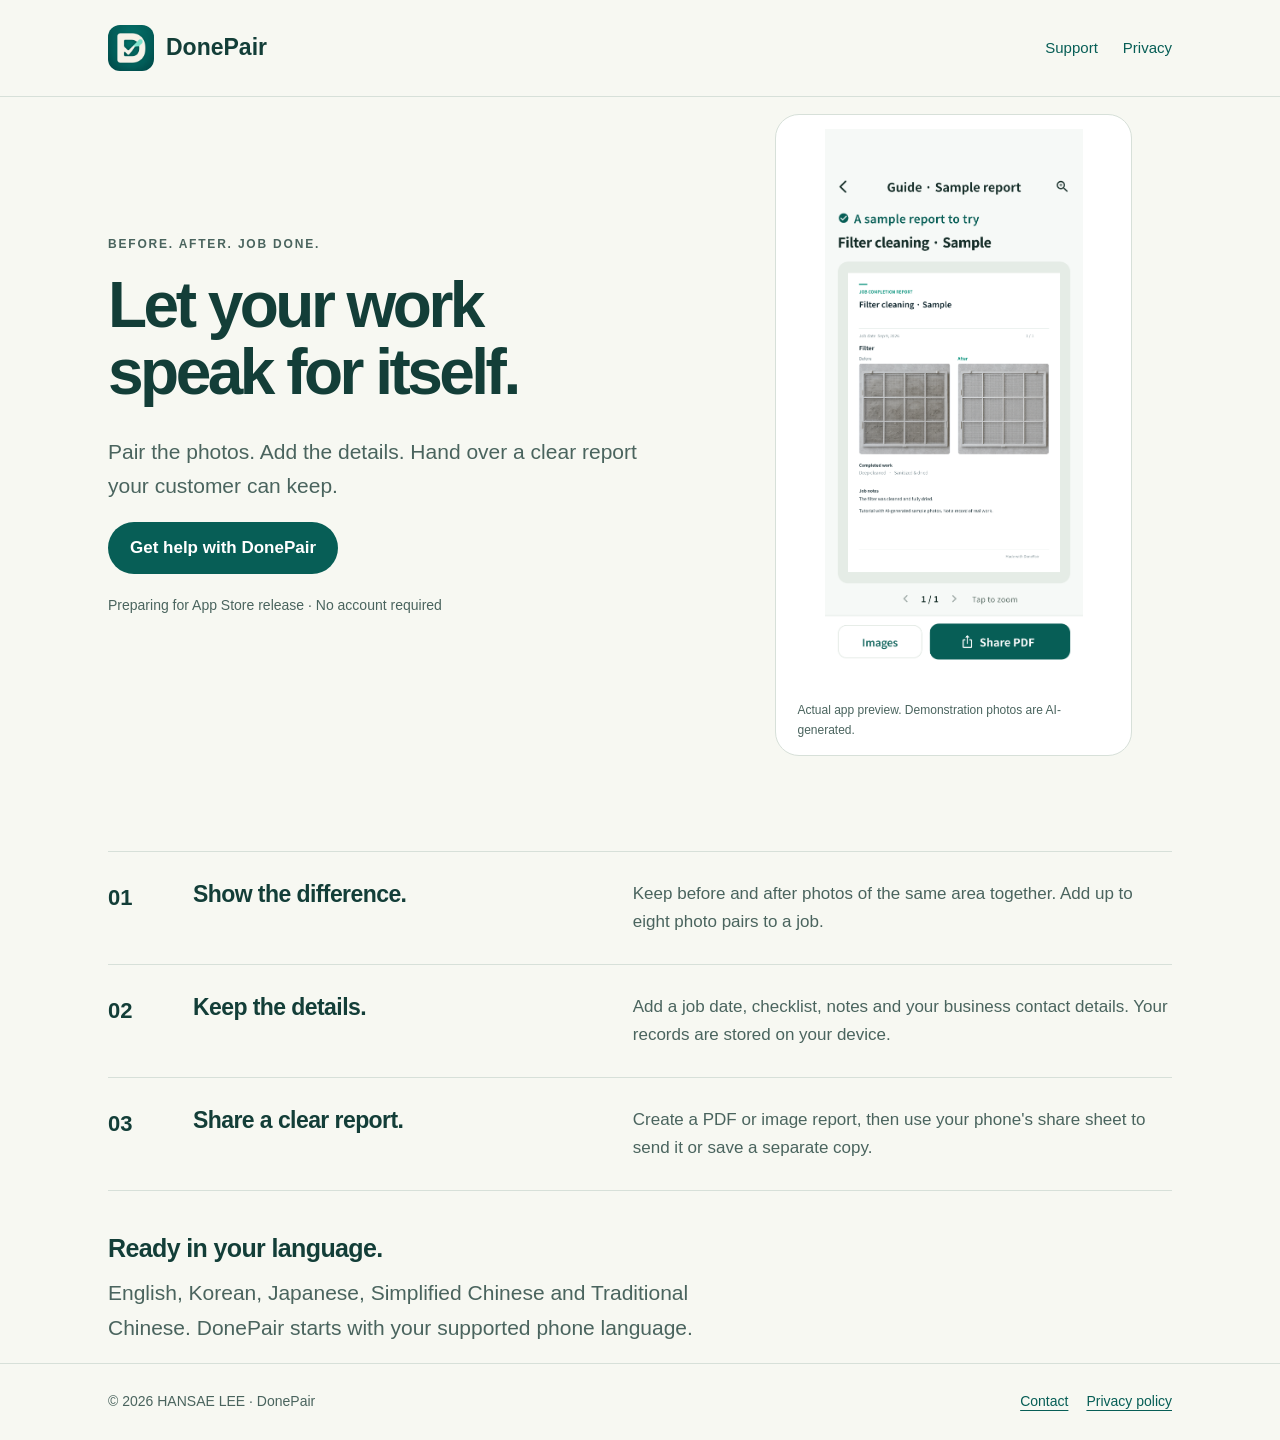
<file: index.html>
<!doctype html>
<html lang="en"><head><meta charset="utf-8"><meta name="viewport" content="width=device-width, initial-scale=1"><meta name="description" content="Capture before and after work photos, add job details, and share a clear PDF or image report with DonePair."><meta name="theme-color" content="#075e56"><title>Before & after job reports · DonePair</title><link rel="icon" href="./app-icon.png"><link rel="stylesheet" href="./style.css"></head><body><header><nav class="wrap" aria-label="Main navigation"><a class="brand" href="./"><img src="./app-icon.png" alt="" width="46" height="46">DonePair</a><div class="links"><a href="./support.html">Support</a><a href="./privacy.html">Privacy</a></div></nav></header><main class="wrap"><section class="hero"><div><div class="eyebrow">Before. After. Job done.</div><h1>Let your work<br>speak for itself.</h1><p class="lead">Pair the photos. Add the details. Hand over a clear report your customer can keep.</p><a class="pill" href="./support.html">Get help with DonePair</a><p class="status">Preparing for App Store release · No account required</p></div><figure class="proof"><img src="./report-preview.png" width="1206" height="2622" alt="DonePair example report showing before and after filter-cleaning photos"><figcaption class="caption">Actual app preview. Demonstration photos are AI-generated.</figcaption></figure></section><section class="steps" aria-label="How DonePair works"><div class="step"><b>01</b><h2>Show the difference.</h2><p>Keep before and after photos of the same area together. Add up to eight photo pairs to a job.</p></div><div class="step"><b>02</b><h2>Keep the details.</h2><p>Add a job date, checklist, notes and your business contact details. Your records are stored on your device.</p></div><div class="step"><b>03</b><h2>Share a clear report.</h2><p>Create a PDF or image report, then use your phone's share sheet to send it or save a separate copy.</p></div></section><section><h2>Ready in your language.</h2><p class="lead">English, Korean, Japanese, Simplified Chinese and Traditional Chinese. DonePair starts with your supported phone language.</p></section></main><footer><div class="wrap"><span>© 2026 HANSAE LEE · DonePair</span><span><a href="mailto:mugy2869@gmail.com">Contact</a><a href="./privacy.html">Privacy policy</a></span></div></footer></body></html>
</file>
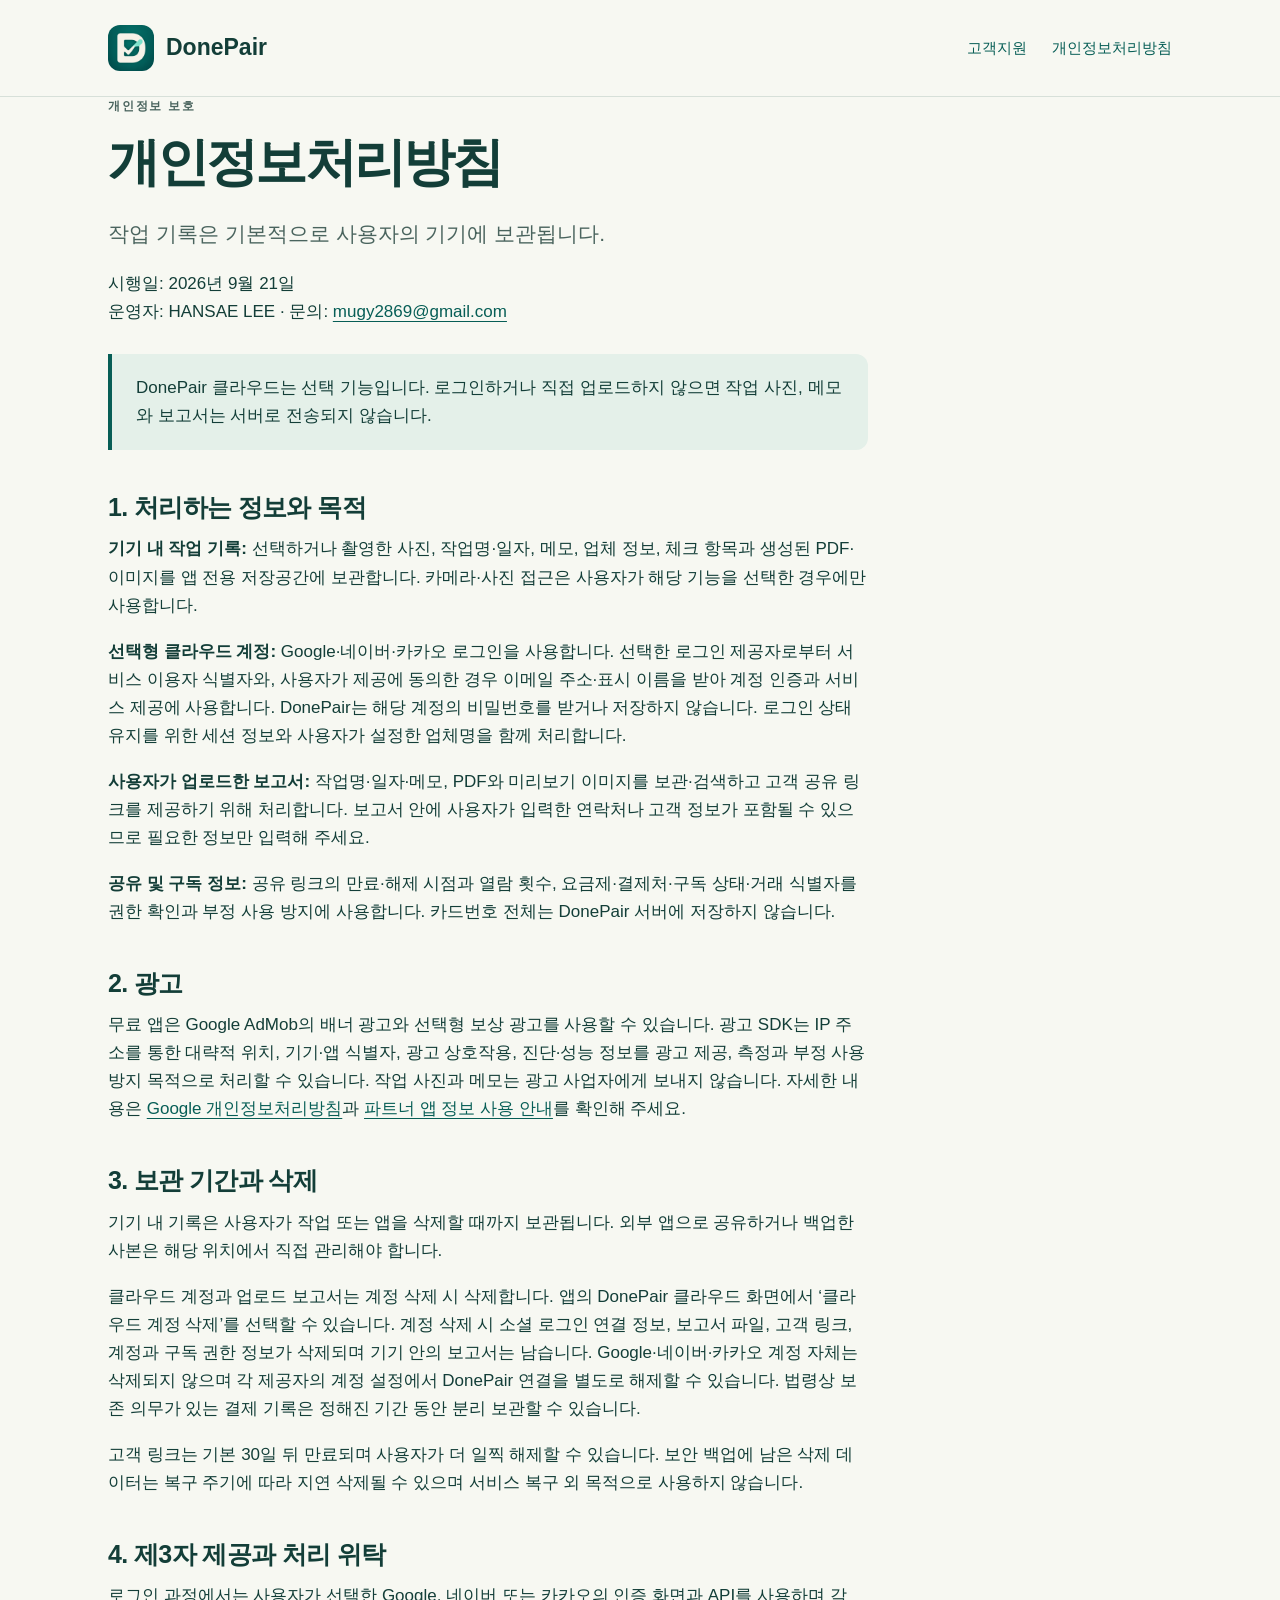
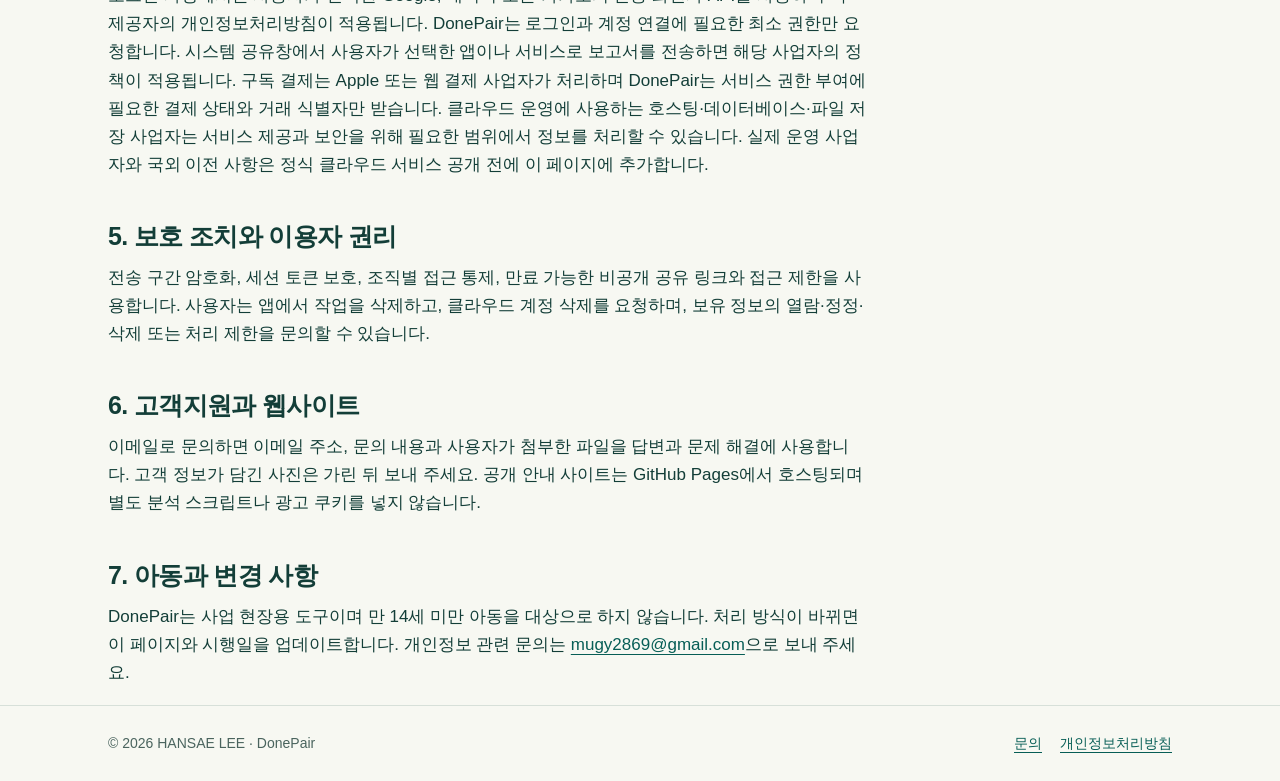
<file: privacy.html>
<!doctype html>
<html lang="ko"><head><meta charset="utf-8"><meta name="viewport" content="width=device-width,initial-scale=1"><meta name="description" content="DonePair 개인정보처리방침"><meta name="theme-color" content="#075e56"><title>개인정보처리방침 · DonePair</title><link rel="icon" href="./app-icon.png"><link rel="stylesheet" href="./style.css"></head><body>
<header><nav class="wrap" aria-label="주요 메뉴"><a class="brand" href="./"><img src="./app-icon.png" alt="" width="46" height="46">DonePair</a><div class="links"><a href="./support.html">고객지원</a><a href="./privacy.html">개인정보처리방침</a></div></nav></header>
<main class="wrap"><article class="legal"><div class="eyebrow">개인정보 보호</div><h1>개인정보처리방침</h1><p class="lead">작업 기록은 기본적으로 사용자의 기기에 보관됩니다.</p><p>시행일: 2026년 9월 21일<br>운영자: HANSAE LEE · 문의: <a href="mailto:mugy2869@gmail.com">mugy2869@gmail.com</a></p>
<div class="notice">DonePair 클라우드는 선택 기능입니다. 로그인하거나 직접 업로드하지 않으면 작업 사진, 메모와 보고서는 서버로 전송되지 않습니다.</div>
<h2>1. 처리하는 정보와 목적</h2><p><strong>기기 내 작업 기록:</strong> 선택하거나 촬영한 사진, 작업명·일자, 메모, 업체 정보, 체크 항목과 생성된 PDF·이미지를 앱 전용 저장공간에 보관합니다. 카메라·사진 접근은 사용자가 해당 기능을 선택한 경우에만 사용합니다.</p><p><strong>선택형 클라우드 계정:</strong> Google·네이버·카카오 로그인을 사용합니다. 선택한 로그인 제공자로부터 서비스 이용자 식별자와, 사용자가 제공에 동의한 경우 이메일 주소·표시 이름을 받아 계정 인증과 서비스 제공에 사용합니다. DonePair는 해당 계정의 비밀번호를 받거나 저장하지 않습니다. 로그인 상태 유지를 위한 세션 정보와 사용자가 설정한 업체명을 함께 처리합니다.</p><p><strong>사용자가 업로드한 보고서:</strong> 작업명·일자·메모, PDF와 미리보기 이미지를 보관·검색하고 고객 공유 링크를 제공하기 위해 처리합니다. 보고서 안에 사용자가 입력한 연락처나 고객 정보가 포함될 수 있으므로 필요한 정보만 입력해 주세요.</p><p><strong>공유 및 구독 정보:</strong> 공유 링크의 만료·해제 시점과 열람 횟수, 요금제·결제처·구독 상태·거래 식별자를 권한 확인과 부정 사용 방지에 사용합니다. 카드번호 전체는 DonePair 서버에 저장하지 않습니다.</p>
<h2>2. 광고</h2><p>무료 앱은 Google AdMob의 배너 광고와 선택형 보상 광고를 사용할 수 있습니다. 광고 SDK는 IP 주소를 통한 대략적 위치, 기기·앱 식별자, 광고 상호작용, 진단·성능 정보를 광고 제공, 측정과 부정 사용 방지 목적으로 처리할 수 있습니다. 작업 사진과 메모는 광고 사업자에게 보내지 않습니다. 자세한 내용은 <a href="https://policies.google.com/privacy">Google 개인정보처리방침</a>과 <a href="https://policies.google.com/technologies/partner-sites">파트너 앱 정보 사용 안내</a>를 확인해 주세요.</p>
<h2>3. 보관 기간과 삭제</h2><p>기기 내 기록은 사용자가 작업 또는 앱을 삭제할 때까지 보관됩니다. 외부 앱으로 공유하거나 백업한 사본은 해당 위치에서 직접 관리해야 합니다.</p><p>클라우드 계정과 업로드 보고서는 계정 삭제 시 삭제합니다. 앱의 DonePair 클라우드 화면에서 ‘클라우드 계정 삭제’를 선택할 수 있습니다. 계정 삭제 시 소셜 로그인 연결 정보, 보고서 파일, 고객 링크, 계정과 구독 권한 정보가 삭제되며 기기 안의 보고서는 남습니다. Google·네이버·카카오 계정 자체는 삭제되지 않으며 각 제공자의 계정 설정에서 DonePair 연결을 별도로 해제할 수 있습니다. 법령상 보존 의무가 있는 결제 기록은 정해진 기간 동안 분리 보관할 수 있습니다.</p><p>고객 링크는 기본 30일 뒤 만료되며 사용자가 더 일찍 해제할 수 있습니다. 보안 백업에 남은 삭제 데이터는 복구 주기에 따라 지연 삭제될 수 있으며 서비스 복구 외 목적으로 사용하지 않습니다.</p>
<h2>4. 제3자 제공과 처리 위탁</h2><p>로그인 과정에서는 사용자가 선택한 Google, 네이버 또는 카카오의 인증 화면과 API를 사용하며 각 제공자의 개인정보처리방침이 적용됩니다. DonePair는 로그인과 계정 연결에 필요한 최소 권한만 요청합니다. 시스템 공유창에서 사용자가 선택한 앱이나 서비스로 보고서를 전송하면 해당 사업자의 정책이 적용됩니다. 구독 결제는 Apple 또는 웹 결제 사업자가 처리하며 DonePair는 서비스 권한 부여에 필요한 결제 상태와 거래 식별자만 받습니다. 클라우드 운영에 사용하는 호스팅·데이터베이스·파일 저장 사업자는 서비스 제공과 보안을 위해 필요한 범위에서 정보를 처리할 수 있습니다. 실제 운영 사업자와 국외 이전 사항은 정식 클라우드 서비스 공개 전에 이 페이지에 추가합니다.</p>
<h2>5. 보호 조치와 이용자 권리</h2><p>전송 구간 암호화, 세션 토큰 보호, 조직별 접근 통제, 만료 가능한 비공개 공유 링크와 접근 제한을 사용합니다. 사용자는 앱에서 작업을 삭제하고, 클라우드 계정 삭제를 요청하며, 보유 정보의 열람·정정·삭제 또는 처리 제한을 문의할 수 있습니다.</p>
<h2>6. 고객지원과 웹사이트</h2><p>이메일로 문의하면 이메일 주소, 문의 내용과 사용자가 첨부한 파일을 답변과 문제 해결에 사용합니다. 고객 정보가 담긴 사진은 가린 뒤 보내 주세요. 공개 안내 사이트는 GitHub Pages에서 호스팅되며 별도 분석 스크립트나 광고 쿠키를 넣지 않습니다.</p>
<h2>7. 아동과 변경 사항</h2><p>DonePair는 사업 현장용 도구이며 만 14세 미만 아동을 대상으로 하지 않습니다. 처리 방식이 바뀌면 이 페이지와 시행일을 업데이트합니다. 개인정보 관련 문의는 <a href="mailto:mugy2869@gmail.com">mugy2869@gmail.com</a>으로 보내 주세요.</p>
</article></main><footer><div class="wrap"><span>© 2026 HANSAE LEE · DonePair</span><span><a href="mailto:mugy2869@gmail.com">문의</a><a href="./privacy.html">개인정보처리방침</a></span></div></footer></body></html>
</file>
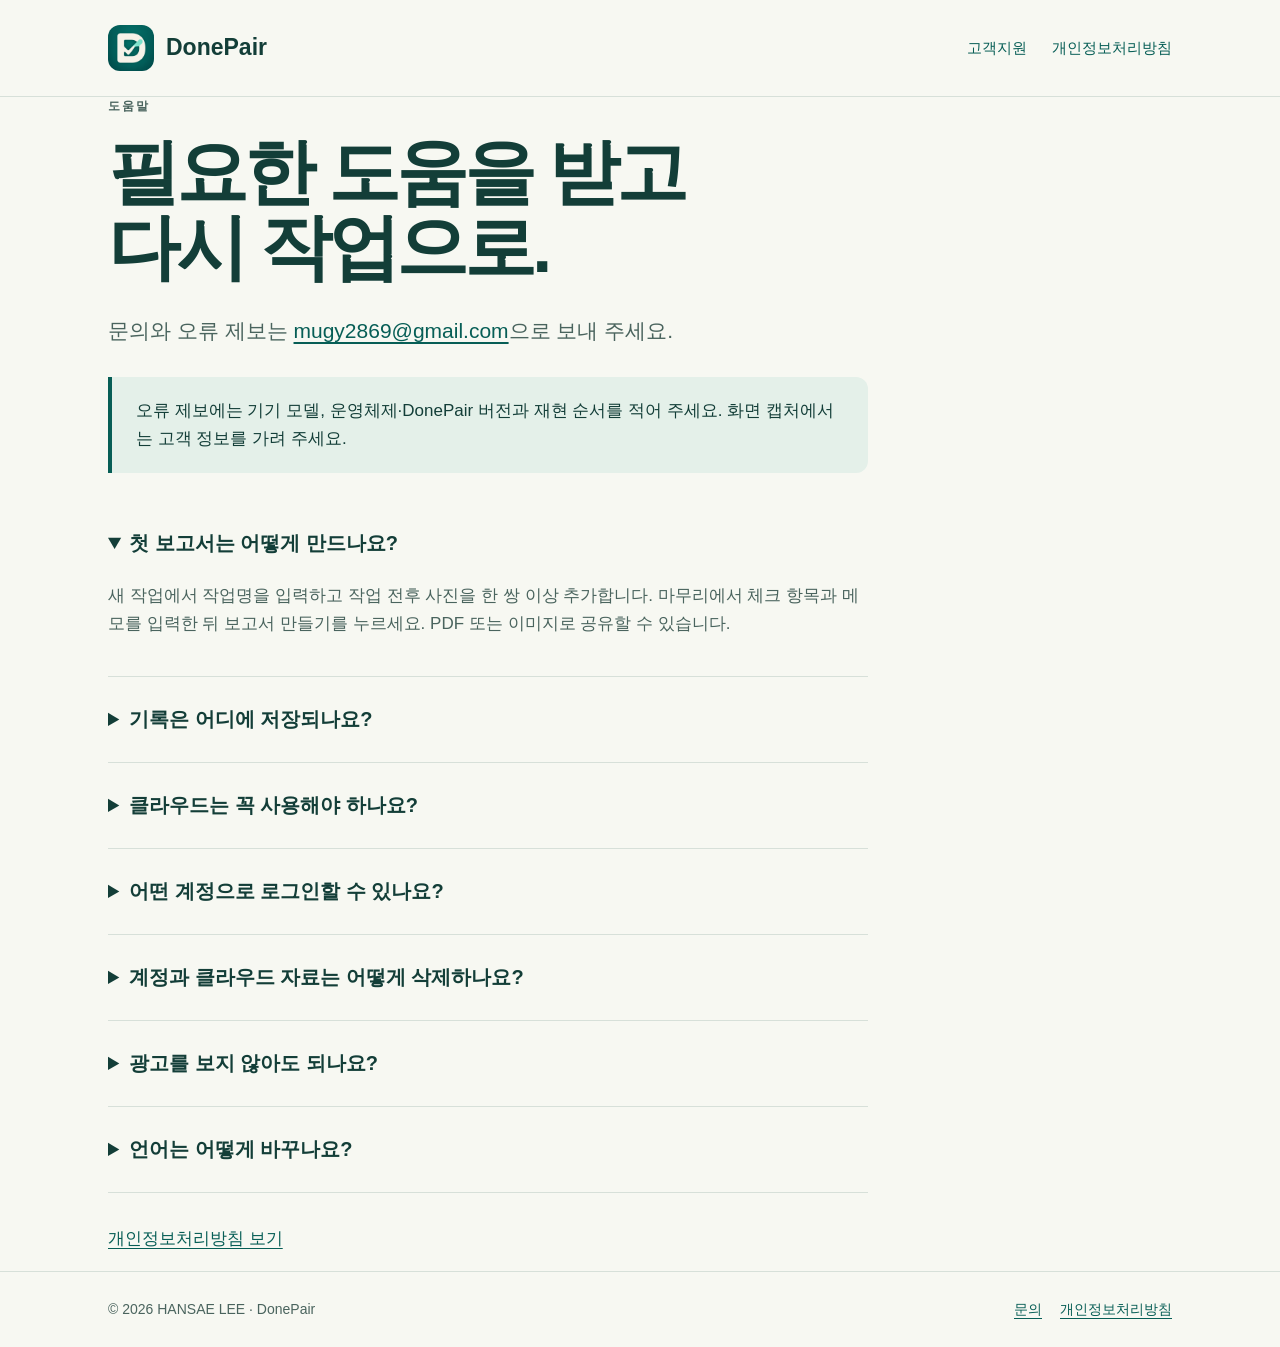
<file: support.html>
<!doctype html>
<html lang="ko"><head><meta charset="utf-8"><meta name="viewport" content="width=device-width,initial-scale=1"><meta name="description" content="DonePair 사용 도움말과 고객지원"><meta name="theme-color" content="#075e56"><title>고객지원 · DonePair</title><link rel="icon" href="./app-icon.png"><link rel="stylesheet" href="./style.css"></head><body>
<header><nav class="wrap"><a class="brand" href="./"><img src="./app-icon.png" alt="" width="46" height="46">DonePair</a><div class="links"><a href="./support.html">고객지원</a><a href="./privacy.html">개인정보처리방침</a></div></nav></header>
<main class="wrap"><article class="faq"><div class="eyebrow">도움말</div><h1>필요한 도움을 받고<br>다시 작업으로.</h1><p class="lead">문의와 오류 제보는 <a href="mailto:mugy2869@gmail.com">mugy2869@gmail.com</a>으로 보내 주세요.</p><div class="notice">오류 제보에는 기기 모델, 운영체제·DonePair 버전과 재현 순서를 적어 주세요. 화면 캡처에서는 고객 정보를 가려 주세요.</div>
<details open><summary>첫 보고서는 어떻게 만드나요?</summary><p>새 작업에서 작업명을 입력하고 작업 전후 사진을 한 쌍 이상 추가합니다. 마무리에서 체크 항목과 메모를 입력한 뒤 보고서 만들기를 누르세요. PDF 또는 이미지로 공유할 수 있습니다.</p></details>
<details><summary>기록은 어디에 저장되나요?</summary><p>기본적으로 기기의 앱 전용 저장공간에 보관됩니다. DonePair 클라우드에 로그인한 뒤 ‘클라우드에 저장’을 직접 누른 보고서만 서버에 업로드됩니다.</p></details>
<details><summary>클라우드는 꼭 사용해야 하나요?</summary><p>아닙니다. 계정 없이 기기 내 보고서 생성과 시스템 공유를 계속 사용할 수 있습니다. 클라우드는 여러 기기에서 보관하거나 고객 링크를 만들 때 선택해 사용합니다.</p></details>
<details><summary>어떤 계정으로 로그인할 수 있나요?</summary><p>Google, 네이버 또는 카카오 계정으로 로그인할 수 있습니다. DonePair는 해당 계정의 비밀번호를 받거나 저장하지 않습니다.</p></details>
<details><summary>계정과 클라우드 자료는 어떻게 삭제하나요?</summary><p>앱의 DonePair 소개 → DonePair 클라우드 → 클라우드 계정 삭제를 선택하세요. 클라우드 보고서와 링크는 삭제되며 기기 안의 작업 기록은 남습니다.</p></details>
<details><summary>광고를 보지 않아도 되나요?</summary><p>기본 보고서는 광고 시청 없이 만들고 저장하고 공유할 수 있습니다. 선택형 보상 광고는 작업별 워터마크 제거에 사용됩니다. 유료 요금제 계정은 앱 광고가 표시되지 않습니다.</p></details>
<details><summary>언어는 어떻게 바꾸나요?</summary><p>휴대폰의 언어 우선순위에 따라 한국어, 영어, 일본어, 중국어 간체·번체로 자동 시작합니다. 지원하지 않는 언어는 영어로 표시됩니다.</p></details>
<p style="margin-top:32px"><a href="./privacy.html">개인정보처리방침 보기</a></p></article></main><footer><div class="wrap"><span>© 2026 HANSAE LEE · DonePair</span><span><a href="mailto:mugy2869@gmail.com">문의</a><a href="./privacy.html">개인정보처리방침</a></span></div></footer></body></html>
</file>
<file: style.css>
:root{--ink:#133e38;--muted:#4a645e;--paper:#f7f8f2;--line:#d7e0d9;--teal:#075e56;--mint:#8bdfcd}*{box-sizing:border-box}body{margin:0;background:var(--paper);color:var(--ink);font:17px/1.65 -apple-system,BlinkMacSystemFont,"Segoe UI",sans-serif}a{color:var(--teal);text-underline-offset:4px}a:focus-visible{outline:3px solid var(--teal);outline-offset:6px;border-radius:3px}.wrap{max-width:1120px;margin:auto;padding:0 28px}header{padding:25px 0;border-bottom:1px solid var(--line)}nav{display:flex;align-items:center;justify-content:space-between;gap:24px}.brand{display:flex;align-items:center;gap:12px;font-size:23px;font-weight:760;text-decoration:none;color:var(--ink)}.brand img{width:46px;height:46px;border-radius:12px}nav .links{display:flex;gap:25px;flex-wrap:wrap}nav .links a{font-size:15px;text-decoration:none;padding:10px 0}main{padding:72px 0 90px}.eyebrow{text-transform:uppercase;letter-spacing:.15em;font-size:12px;font-weight:700;color:var(--muted);margin-bottom:18px}h1{font-size:clamp(38px,5.8vw,72px);line-height:1.05;letter-spacing:-.055em;max-width:820px;margin:0 0 28px}h2{font-size:25px;line-height:1.25;letter-spacing:-.025em;margin:42px 0 12px}p{margin:0 0 18px}.lead{font-size:21px;max-width:660px;color:var(--muted)}.pill{display:inline-block;background:var(--teal);color:white;padding:12px 22px;border-radius:100px;text-decoration:none;font-weight:650}.status{font-size:14px;color:var(--muted);margin-top:20px}.hero{display:grid;grid-template-columns:1.3fr 1fr;gap:60px;align-items:center}.hero h1{font-size:clamp(42px,5vw,68px)}.proof{border:1px solid var(--line);background:#fff;border-radius:24px;padding:14px}.proof img{display:block;width:100%;border-radius:12px;max-height:560px;object-fit:contain}.caption{font-size:12px;color:var(--muted);padding:12px 7px 0;margin:0}.steps{margin-top:78px;border-top:1px solid var(--line)}.step{display:grid;grid-template-columns:60px 1fr 1.3fr;gap:25px;padding:28px 0;border-bottom:1px solid var(--line)}.step b{font-size:22px}.step h2{margin:0;font-size:23px}.step p{margin:0;color:var(--muted)}.legal{max-width:760px}.legal h1{font-size:52px}.legal li{margin-bottom:9px}.notice{background:#e4f0e9;border-left:4px solid var(--teal);padding:20px 24px;margin:28px 0;border-radius:0 12px 12px 0}.faq{max-width:760px}.faq details{border-bottom:1px solid var(--line);padding:20px 0}.faq summary{font-size:20px;font-weight:650;cursor:pointer;padding:6px 0}.faq details p{padding-top:16px;color:var(--muted)}footer{border-top:1px solid var(--line);padding:26px 0;color:var(--muted);font-size:14px}footer .wrap{display:flex;justify-content:space-between;gap:20px;flex-wrap:wrap}footer a{margin-left:18px}@media(max-width:700px){.wrap{padding:0 22px}header{padding:18px 0}nav{align-items:flex-start}.brand{font-size:20px}.brand img{width:38px;height:38px}.links{gap:12px!important}nav .links a{font-size:14px}.hero{grid-template-columns:1fr;gap:34px}main{padding:46px 0 60px}.lead{font-size:19px}.proof{max-width:400px}.step{grid-template-columns:35px 1fr;gap:15px}.step p{grid-column:2}.legal h1{font-size:40px}.steps{margin-top:48px}footer a{margin:0 18px 0 0}}
</file>
